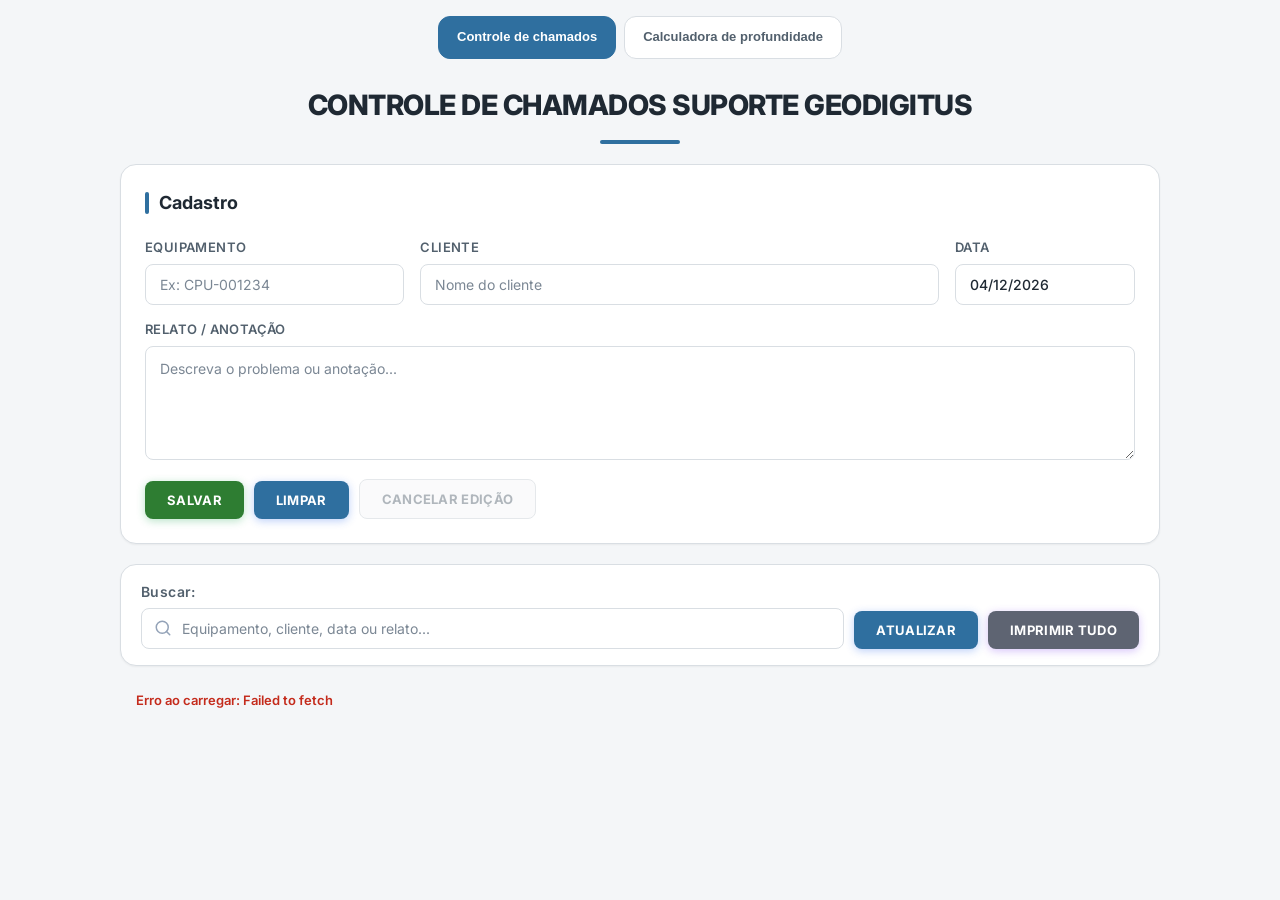
<file: index.html>
<!DOCTYPE html>
<html lang="pt-BR">
<head>
  <meta charset="UTF-8">
  <meta name="viewport" content="width=device-width, initial-scale=1.0">
  <meta name="theme-color" content="#0f172a">
  <title>Controle de Chamados Suporte Geodigitus</title>
  <link rel="icon" type="image/svg+xml" href="favicon.svg">
  <link rel="stylesheet" href="style.css">
  <link rel="preconnect" href="https://fonts.googleapis.com">
  <link rel="preconnect" href="https://fonts.gstatic.com" crossorigin>
  <link href="https://fonts.googleapis.com/css2?family=Inter:wght@300;400;500;600;700;800&display=swap" rel="stylesheet">
</head>
<body>
    <nav class="main-nav" aria-label="Navegação principal">
      <a class="active" href="index.html">Controle de chamados</a>
      <a href="calculadora.html">Calculadora de profundidade</a>
    </nav>

  <main class="container">
    <h1>CONTROLE DE CHAMADOS SUPORTE GEODIGITUS</h1>

    <section class="card cadastro">
      <h2>Cadastro</h2>

      <div class="form-grid">
        <label>Equipamento
          <input id="cpu" type="text" placeholder="Ex: CPU-001234">
        </label>

        <label>Cliente
          <input id="cliente" type="text" placeholder="Nome do cliente">
        </label>

        <label>Data
          <input id="data" type="text" placeholder="DD/MM/AAAA">
        </label>
      </div>

      <label>Relato / Anotação
        <textarea id="problema" rows="4" placeholder="Descreva o problema ou anotação..."></textarea>
      </label>

      <div class="buttons">
        <button id="btnSalvar" class="success" onclick="salvar()">SALVAR</button>
        <button class="primary" onclick="limpar()">LIMPAR</button>
        <button id="btnCancelar" class="cancel" onclick="cancelarEdicao()" disabled>
          CANCELAR EDIÇÃO
        </button>
      </div>
    </section>

    <section class="busca">
      <label>Buscar:
        <input id="busca" type="search"
               placeholder="Equipamento, cliente, data ou relato..."
               oninput="filtrar()">
      </label>

      <button class="primary" onclick="carregarDados()">ATUALIZAR</button>
      <button class="purple" onclick="imprimirTudo()">IMPRIMIR TUDO</button>
    </section>

    <section id="status"></section>
    <section id="blocos" class="blocos"></section>
  </main>

  <script src="app.js"></script>
</body>
</html>
</file>
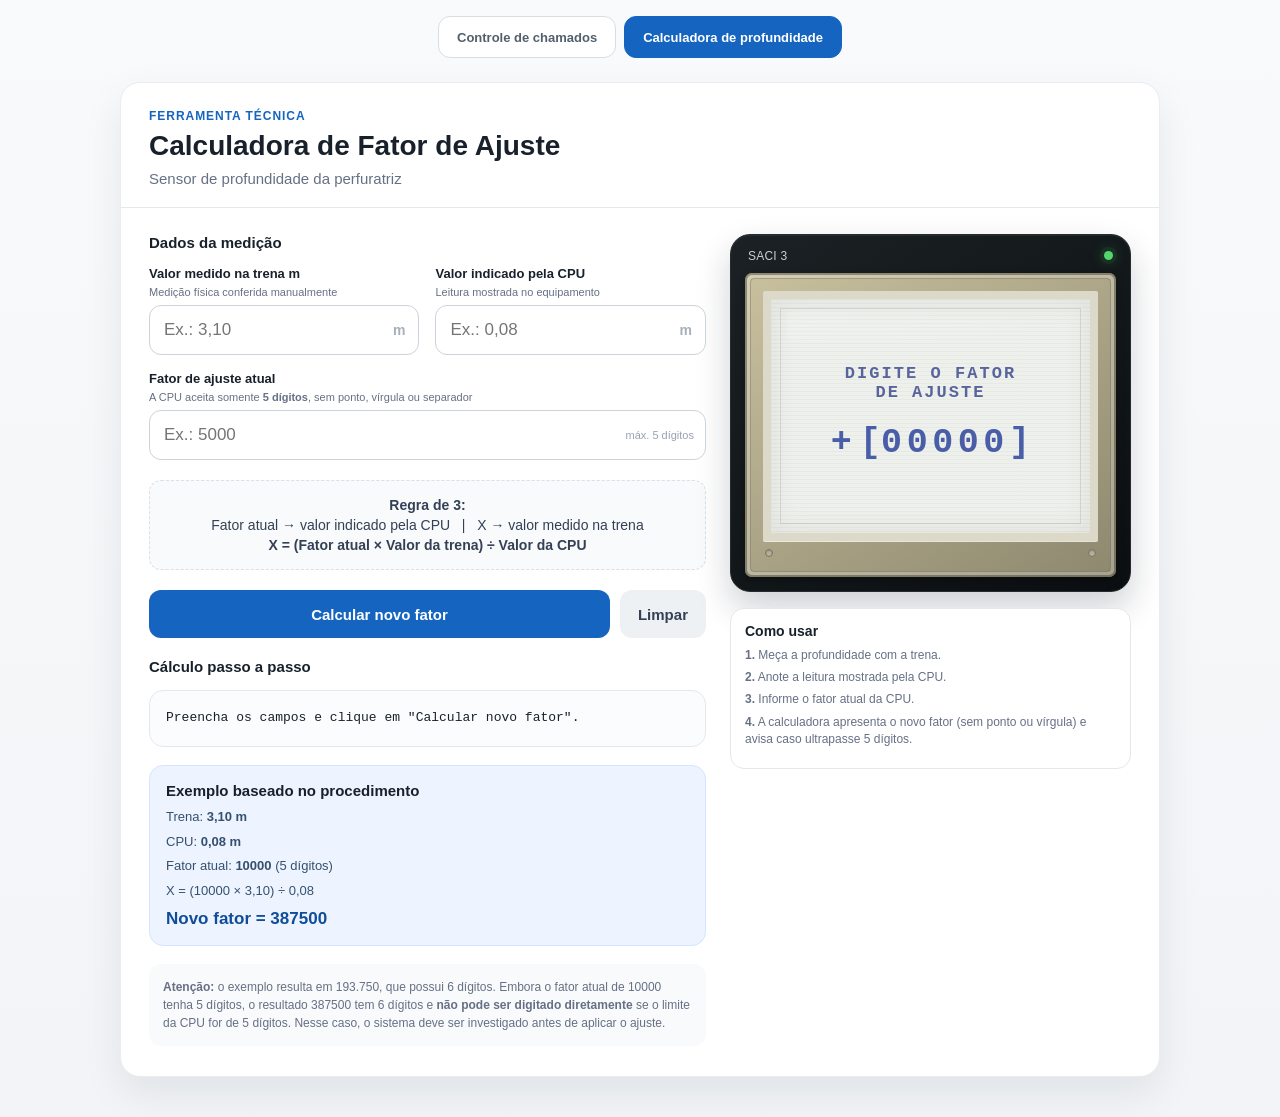
<file: calculadora.html>
<!DOCTYPE html>
<html lang="pt-BR">
<head>
<meta charset="UTF-8">
<meta name="viewport" content="width=device-width, initial-scale=1.0">
<title>Calculadora de Profundidade | Suporte Geodigitus</title>
<style>
:root{
  --bg:#f4f6f8;
  --card:#fff;
  --text:#18212b;
  --muted:#667085;
  --line:#e4e8ed;
  --primary:#1565c0;
  --primary-soft:#edf4ff;
  --success:#11743c;
  --success-soft:#edf8f1;
  --warning:#9a6700;
  --warning-soft:#fff7df;
  --danger:#b42318;
  --danger-soft:#fff0ee;
  --shadow:0 16px 42px rgba(16,24,40,.08);
}
*{box-sizing:border-box}
body{
  margin:0;
  font-family:Roboto,Arial,sans-serif;
  color:var(--text);
  background:linear-gradient(180deg,#f8fafb 0,#f2f4f7 100%);
}
.container{width:min(1040px,calc(100% - 24px));margin:24px auto 40px}
.card{
  background:var(--card);
  border:1px solid #e9edf1;
  border-radius:20px;
  box-shadow:var(--shadow);
  overflow:hidden
}
.header{padding:26px 28px 20px;border-bottom:1px solid var(--line)}
.eyebrow{margin:0 0 6px;color:var(--primary);font-size:12px;font-weight:800;letter-spacing:.08em;text-transform:uppercase}
h1{margin:0;font-size:28px;line-height:1.2}
.subtitle{margin:7px 0 0;color:var(--muted);font-size:15px}
.layout{display:grid;grid-template-columns:1.25fr .9fr;gap:24px;padding:26px 28px 30px}
.section-title{margin:0 0 15px;font-size:15px;font-weight:800}
.fields{display:grid;grid-template-columns:repeat(2,1fr);gap:16px}
.field.factor{grid-column:1/-1}
label{display:block;margin-bottom:7px;font-size:13px;font-weight:800}
.hint{margin:-2px 0 7px;color:var(--muted);font-size:11px}
input{
  width:100%;height:50px;padding:0 14px;border:1px solid #ccd3db;border-radius:12px;
  font-size:17px;outline:none;background:#fff;color:var(--text)
}
.measure-input{position:relative}.measure-input input{padding-right:46px}.unit-watermark{position:absolute;right:14px;top:50%;transform:translateY(-50%);color:#a7afb9;font-size:14px;font-weight:700;pointer-events:none;user-select:none}
input:focus{border-color:var(--primary);box-shadow:0 0 0 4px rgba(21,101,192,.10)}
.factor-line{position:relative}.factor-line .digits{position:absolute;right:12px;top:50%;transform:translateY(-50%);font-size:11px;color:#98a2b3}
.formula{
  margin:20px 0;padding:14px 16px;border:1px dashed #d9e0e7;border-radius:12px;
  background:#f8fafc;text-align:center;color:#344054;font-size:14px;line-height:1.45
}
.actions{display:flex;gap:10px}
button{height:48px;border:0;border-radius:12px;padding:0 18px;font-size:15px;font-weight:800;cursor:pointer}
#calcBtn{flex:1;background:var(--primary);color:#fff}
#clearBtn{background:#eef1f4;color:#344054}
.message{display:none;margin-top:15px;padding:12px 14px;border-radius:12px;font-size:13px;font-weight:700}
.message.error{display:block;color:var(--danger);background:var(--danger-soft)}
.message.warning{display:block;color:var(--warning);background:var(--warning-soft)}
.result{display:none;margin-top:22px;border-radius:16px;overflow:hidden;border:1px solid #cfe7d8;background:linear-gradient(180deg,#fbfffc 0,#edf8f1 100%)}
.result-top{padding:20px 20px 16px;border-bottom:1px solid #d8ebdf}
.result-label{font-size:12px;color:#5d7465;font-weight:800;text-transform:uppercase;letter-spacing:.04em}
.result-value{font-size:36px;font-weight:900;color:var(--success);margin-top:5px}
.metric-row{display:grid;grid-template-columns:repeat(3,1fr)}
.metric{padding:15px 16px;border-right:1px solid #d8ebdf}.metric:last-child{border-right:0}
.metric .k{display:block;font-size:10px;text-transform:uppercase;letter-spacing:.05em;color:#6e8275;font-weight:800;margin-bottom:4px}
.metric .v{font-size:17px;font-weight:800}
.steps{margin-top:20px}
.steps-box{padding:16px;background:#fbfcfd;border:1px solid var(--line);border-radius:14px}
.steps-box code{font-family:"Roboto Mono",Consolas,monospace;white-space:pre-wrap;line-height:1.75;font-size:13px}
.note{margin-top:18px;padding:14px;border-radius:12px;background:#f8fafc;color:#667085;font-size:12px;line-height:1.5}
.example{margin-top:18px;padding:16px;border-radius:14px;background:var(--primary-soft);border:1px solid #d5e4ff}
.example h2{margin:0 0 8px;font-size:15px}.example p{margin:5px 0;font-size:13px;line-height:1.5;color:#35506f}
.example .answer{margin-top:9px;font-size:17px;font-weight:900;color:#0f4c9a}

/* Visor da CPU — foco no display, sem teclado lateral */
.cpu-card{
  border-radius:20px;
  border:1px solid #252b2e;
  background:linear-gradient(145deg,#1b2124 0%,#0b0f11 100%);
  padding:14px;
  box-shadow:0 16px 34px rgba(16,24,40,.20), inset 0 1px 0 rgba(255,255,255,.06);
}
.cpu-title{display:flex;justify-content:space-between;align-items:center;color:#c9d0d5;font-size:12px;margin:0 3px 10px;letter-spacing:.02em}
.led{width:9px;height:9px;border-radius:50%;background:#53d66c;box-shadow:0 0 0 4px rgba(83,214,108,.08),0 0 15px rgba(83,214,108,.42)}
.cpu-frame{
  position:relative;
  padding:18px 18px 20px;
  border-radius:7px;
  background:linear-gradient(145deg,#c8c09e,#8e886f);
  box-shadow:inset 0 0 0 2px rgba(61,56,39,.45), inset 0 0 0 6px rgba(255,255,255,.22), 0 4px 10px rgba(0,0,0,.28);
}
.cpu-frame:before{content:"";position:absolute;inset:5px;border:1px solid rgba(60,56,45,.32);border-radius:4px;pointer-events:none}
.lcd{
  position:relative;
  min-height:250px;
  border:8px solid #ddd9c9;
  border-radius:2px;
  background:#eef0eb;
  padding:30px 24px;
  display:flex;flex-direction:column;justify-content:center;align-items:center;
  font-family:"Courier New",monospace;color:#4c5fa5;text-align:center;
  box-shadow:inset 0 0 26px rgba(77,75,64,.10),0 1px 0 rgba(255,255,255,.75);
  overflow:hidden;
}
.lcd:before{
  content:"";position:absolute;inset:0;pointer-events:none;
  background:repeating-linear-gradient(to bottom,rgba(70,90,130,.045) 0,rgba(70,90,130,.045) 1px,transparent 1px,transparent 4px);
  mix-blend-mode:multiply;
}
.lcd:after{
  content:"";position:absolute;inset:9px;border:1px solid rgba(94,97,91,.17);pointer-events:none
}
.lcd small{position:relative;z-index:1;font-size:17px;letter-spacing:.12em;font-weight:700;color:#59649c}
.lcd-entry{position:relative;z-index:1;display:flex;align-items:center;justify-content:center;gap:8px;margin:22px 0 4px;color:#4a5ea8}
.lcd-plus{font-size:35px;font-weight:700;line-height:1}.lcd-bracket{font-size:35px;font-weight:700;line-height:1;letter-spacing:.01em}.lcd-bracket strong{font-size:35px;line-height:1.1;letter-spacing:.13em;font-weight:800}
.lcd-status{position:relative;z-index:1;margin-top:13px;font-size:11px;letter-spacing:.08em;color:#69739c;font-weight:700}
.lcd-reflections{position:absolute;left:16px;right:16px;top:12px;height:30px;background:linear-gradient(100deg,rgba(255,255,255,.34),rgba(255,255,255,0));opacity:.35;pointer-events:none}
.cpu-screws{display:flex;justify-content:space-between;margin:8px 2px 0;color:#b7b1a0;font-size:10px}
.cpu-screw{width:8px;height:8px;border:1px solid #787464;border-radius:50%;background:#b9b199;box-shadow:inset 0 1px 2px rgba(0,0,0,.22)}
.cpu-caption{margin:11px 2px 0;color:#aeb7be;font-size:11px;line-height:1.45}
.legend{margin-top:16px;padding:14px;border:1px solid var(--line);border-radius:14px;background:#fff}
.legend h2{margin:0 0 8px;font-size:14px}.legend p{margin:5px 0;color:var(--muted);font-size:12px;line-height:1.45}
@media(max-width:820px){
  .layout{grid-template-columns:1fr;padding:20px 18px 24px}
  .header{padding:22px 18px 18px}
  .fields{grid-template-columns:1fr}
  .field.factor{grid-column:auto}
}
@media(max-width:560px){
  .container{width:min(100% - 14px,680px);margin:8px auto 24px}
  h1{font-size:23px}.subtitle{font-size:14px}
  .metric-row{grid-template-columns:1fr}
  .metric{border-right:0;border-bottom:1px solid #d8ebdf}.metric:last-child{border-bottom:0}
  .actions{flex-direction:column}
  #calcBtn,#clearBtn{width:100%}
  .lcd{min-height:220px;padding:24px 15px}.lcd small{font-size:14px}.lcd-plus{font-size:31px}.lcd-bracket{font-size:31px}.lcd-bracket strong{font-size:29px}.lcd-status{font-size:9px}
}

/* Menu de navegação entre as ferramentas */
.tool-nav {
  width: min(1040px, calc(100% - 24px));
  margin: 16px auto 0;
  display: flex;
  justify-content: center;
  gap: 8px;
  flex-wrap: wrap;
  font-family: Roboto, Arial, sans-serif;
}
.tool-nav a {
  display: inline-flex;
  align-items: center;
  justify-content: center;
  min-height: 42px;
  padding: 10px 18px;
  border: 1px solid #d9dee3;
  border-radius: 12px;
  background: #fff;
  color: #52606d;
  font-size: 13px;
  font-weight: 800;
  text-decoration: none;
}
.tool-nav a:hover { border-color: #1565c0; color: #1565c0; }
.tool-nav a.active { background: #1565c0; border-color: #1565c0; color: #fff; }

</style>
</head>
<body>
<nav class="tool-nav" aria-label="Navegação principal">
  <a href="index.html">Controle de chamados</a>
  <a class="active" href="calculadora.html">Calculadora de profundidade</a>
</nav>
<div class="container">
  <div class="card">
    <div class="header">
      <p class="eyebrow">Ferramenta técnica</p>
      <h1>Calculadora de Fator de Ajuste</h1>
      <p class="subtitle">Sensor de profundidade da perfuratriz</p>
    </div>

    <div class="layout">
      <main>
        <p class="section-title">Dados da medição</p>

        <div class="fields">
          <div class="field">
            <label for="real">Valor medido na trena <span class="unit-label">m</span></label>
            <div class="hint">Medição física conferida manualmente</div>
            <div class="measure-input"><input id="real" type="number" step="0.001" inputmode="decimal" placeholder="Ex.: 3,10"><span class="unit-watermark">m</span></div>
          </div>

          <div class="field">
            <label for="cpu">Valor indicado pela CPU</label>
            <div class="hint">Leitura mostrada no equipamento</div>
            <div class="measure-input"><input id="cpu" type="number" step="0.001" inputmode="decimal" placeholder="Ex.: 0,08"><span class="unit-watermark">m</span></div>
          </div>

          <div class="field factor">
            <label for="fator">Fator de ajuste atual</label>
            <div class="hint">A CPU aceita somente <strong>5 dígitos</strong>, sem ponto, vírgula ou separador</div>
            <div class="factor-line">
              <input id="fator" type="text" inputmode="numeric" maxlength="5" pattern="[0-9]{1,5}" placeholder="Ex.: 5000" autocomplete="off">
              <span class="digits">máx. 5 dígitos</span>
            </div>
          </div>
        </div>

        <div class="formula">
          <strong>Regra de 3:</strong><br>
          Fator atual → valor indicado pela CPU &nbsp; | &nbsp;
          X → valor medido na trena<br>
          <strong>X = (Fator atual × Valor da trena) ÷ Valor da CPU</strong>
        </div>

        <div class="actions">
          <button id="calcBtn" type="button">Calcular novo fator</button>
          <button id="clearBtn" type="button">Limpar</button>
        </div>

        <div id="message" class="message"></div>

        <div id="result" class="result">
          <div class="result-top">
            <div class="result-label">Novo fator de ajuste</div>
            <div id="resultValue" class="result-value">—</div>
          </div>
          <div class="metric-row">
            <div class="metric"><span class="k">Diferença</span><span id="difference" class="v">—</span></div>
            <div class="metric"><span class="k">Trena</span><span id="realOut" class="v">—</span></div>
            <div class="metric"><span class="k">CPU</span><span id="cpuOut" class="v">—</span></div>
          </div>
        </div>

        <div class="steps">
          <p class="section-title">Cálculo passo a passo</p>
          <div id="stepsBox" class="steps-box">
            <code>Preencha os campos e clique em "Calcular novo fator".</code>
          </div>
        </div>

        <div class="example">
          <h2>Exemplo baseado no procedimento</h2>
          <p>Trena: <strong>3,10 m</strong></p>
          <p>CPU: <strong>0,08 m</strong></p>
          <p>Fator atual: <strong>10000</strong> (5 dígitos)</p>
          <p>X = (10000 × 3,10) ÷ 0,08</p>
          <div class="answer">Novo fator = 387500</div>
        </div>

        <div class="note">
          <strong>Atenção:</strong> o exemplo resulta em 193.750, que possui 6 dígitos.
          Embora o fator atual de 10000 tenha 5 dígitos, o resultado 387500 tem 6 dígitos e <strong>não pode ser digitado diretamente</strong> se o limite da CPU for de 5 dígitos.
          Nesse caso, o sistema deve ser investigado antes de aplicar o ajuste.
        </div>
      </main>

      <aside>
        <div class="cpu-card">
          <div class="cpu-title"><span>SACI 3</span><span class="led"></span></div>
          <div class="cpu-frame">
            <div class="lcd">
              <div class="lcd-reflections"></div>
              <small>DIGITE O FATOR</small>
              <small>DE AJUSTE</small>
              <div class="lcd-entry"><span class="lcd-plus">+</span><span class="lcd-bracket">[<strong id="lcdFactor">5000</strong>]</span></div>
            </div>
            <div class="cpu-screws"><span class="cpu-screw"></span><span class="cpu-screw"></span></div>
          </div>
        </div>

        <div class="legend">
          <h2>Como usar</h2>
          <p><strong>1.</strong> Meça a profundidade com a trena.</p>
          <p><strong>2.</strong> Anote a leitura mostrada pela CPU.</p>
          <p><strong>3.</strong> Informe o fator atual da CPU.</p>
          <p><strong>4.</strong> A calculadora apresenta o novo fator (sem ponto ou vírgula) e avisa caso ultrapasse 5 dígitos.</p>
        </div>
      </aside>
    </div>
  </div>
</div>

<script>
function parseDecimal(value){
  const raw = String(value ?? '').trim();
  if(!raw) return NaN;
  // Aceita "3,10" e "3.10" nos campos de metragem.
  return parseFloat(raw.replace(',', '.'));
}

function parseFactor(value){
  const raw = String(value ?? '').trim().replace(/\D/g,'');
  return raw ? parseInt(raw,10) : NaN;
}

function fmt(value, decimals=2){
  return Number(value).toLocaleString('pt-BR',{
    minimumFractionDigits:decimals,
    maximumFractionDigits:decimals
  });
}

function setMessage(text, type='error'){
  const el=document.getElementById('message');
  el.className='message '+type;
  el.textContent=text;
}

function clearMessage(){
  const el=document.getElementById('message');
  el.className='message';
  el.textContent='';
}

function calcular(){
  clearMessage();
  const real=parseDecimal(document.getElementById('real').value);
  const cpu=parseDecimal(document.getElementById('cpu').value);
  const fator=parseFactor(document.getElementById('fator').value);

  if(!Number.isFinite(real)||!Number.isFinite(cpu)||!Number.isFinite(fator)){
    document.getElementById('result').style.display='none';
    setMessage('Preencha os três campos para realizar o cálculo.');
    return;
  }
  if(real<=0||cpu<=0||fator<=0){
    document.getElementById('result').style.display='none';
    setMessage('Os valores devem ser maiores que zero.');
    return;
  }
  if(fator>99999){
    document.getElementById('result').style.display='none';
    setMessage('O fator atual deve ter no máximo 5 dígitos.');
    return;
  }

  const novo=(fator*real)/cpu;
  const diferenca=real-cpu;

  const novoInteiro=Math.round(novo);document.getElementById('resultValue').textContent=String(novoInteiro);
  document.getElementById('difference').textContent=fmt(diferenca,2)+' m';
  document.getElementById('realOut').textContent=fmt(real,3)+' m';
  document.getElementById('cpuOut').textContent=fmt(cpu,3)+' m';

  const lines=[
    'Fator atual → leitura da CPU',
    fator+' → '+fmt(cpu,3)+' m',
    '',
    'Novo fator → valor medido na trena',
    'X → '+fmt(real,3)+' m',
    '',
    'X = ('+fator+' × '+fmt(real,3)+') ÷ '+fmt(cpu,3),
    'X = '+fmt(fator*real,3)+' ÷ '+fmt(cpu,3),
    'X = '+String(novoInteiro)
  ];
  document.getElementById('stepsBox').innerHTML='<code>'+lines.join('\n')+'</code>';
  document.getElementById('result').style.display='block';

  if(novo>99999){
    setMessage(
      'Atenção: o novo fator calculado é '+fmt(novo,2)+' e ultrapassa o limite de 5 dígitos da CPU.',
      'warning'
    );
  }

  const display=Math.round(novo);
  document.getElementById('lcdFactor').textContent=(display>99999?'99999':String(display));
}

function limpar(){
  document.getElementById('real').value='';
  document.getElementById('cpu').value='';
  document.getElementById('fator').value='';
  document.getElementById('result').style.display='none';
  clearMessage();
  document.getElementById('stepsBox').innerHTML='<code>Preencha os campos e clique em "Calcular novo fator".</code>';
  document.getElementById('lcdFactor').textContent='00000';
}

document.getElementById('calcBtn').addEventListener('click',calcular);
document.getElementById('clearBtn').addEventListener('click',limpar);

document.getElementById('fator').addEventListener('input',e=>{
  e.target.value=e.target.value.replace(/\D/g,'').slice(0,5);
  document.getElementById('lcdFactor').textContent=(e.target.value||'00000');
});

document.querySelectorAll('input').forEach(el=>{
  el.addEventListener('keydown',e=>{
    if(e.key==='Enter') calcular();
  });
});

// A calculadora abre limpa; o exemplo fica apenas como referência visual.
limpar();
</script>
</body>
</html>
</file>
<file: style.css>
/* ===== Design System ===== */
:root {
  --bg-body: #f4f6f8;
  --bg-card: #ffffff;
  --bg-input: #ffffff;
  --bg-hover: #f8f9fa;
  --bg-danger-soft: #fdf0f0;
  --bg-success-soft: #eef8ef;
  --bg-primary-soft: #eaf2f8;
  --bg-purple-soft: #f3f0f7;
  --border-default: #d9dee3;
  --border-focus: #2f6f9f;
  --border-hover: #c7cdd3;
  --text-primary: #1f2933;
  --text-secondary: #52606d;
  --text-muted: #7b8794;
  --text-danger: #c62828;
  --text-success: #2e7d32;
  --text-primary-color: #2f6f9f;
  --text-purple: #5e6472;
  --btn-primary-bg: #2f6f9f;
  --btn-primary-hover: #245a82;
  --btn-success-bg: #2e7d32;
  --btn-success-hover: #256628;
  --btn-danger-bg: #c62828;
  --btn-danger-hover: #a51f1f;
  --btn-purple-bg: #5e6472;
  --btn-purple-hover: #4f5561;
  --btn-cancel-bg: #f4f6f8;
  --btn-cancel-border: #c7cdd3;
  --btn-cancel-text: #52606d;
  --btn-cancel-hover: #d9dee3;
  --shadow-sm: 0 1px 2px 0 rgb(0 0 0 / 0.05);
  --shadow-md: 0 4px 6px -1px rgb(0 0 0 / 0.08), 0 2px 4px -2px rgb(0 0 0 / 0.06);
  --shadow-lg: 0 10px 15px -3px rgb(0 0 0 / 0.08), 0 4px 6px -4px rgb(0 0 0 / 0.06);
  --shadow-xl: 0 20px 25px -5px rgb(0 0 0 / 0.08), 0 8px 10px -6px rgb(0 0 0 / 0.06);
  --shadow-focus: 0 0 0 3px rgba(59, 130, 246, 0.18);
  --radius-sm: 8px;
  --radius-md: 12px;
  --radius-lg: 16px;
  --radius-xl: 24px;
  --transition: 200ms cubic-bezier(0.4, 0, 0.2, 1);
  --font: 'Inter', -apple-system, BlinkMacSystemFont, 'Segoe UI', sans-serif;
}
* { box-sizing: border-box; margin: 0; padding: 0; }
html { scroll-behavior: smooth; }
body {
  margin: 0; background: var(--bg-body); color: var(--text-primary);
  font-family: var(--font); -webkit-font-smoothing: antialiased;
  -moz-osx-font-smoothing: grayscale; line-height: 1.6;
}

/* Dimensões alinhadas à página Calculadora de Profundidade */
.container {
  width: min(1040px, calc(100% - 24px));
  max-width: none;
  margin: 24px auto 40px;
  padding: 0;
}
h1 {
  text-align: center; font-size: 28px; font-weight: 800;
  margin: 0 0 20px; color: var(--text-primary);
  letter-spacing: -0.5px; position: relative; padding-bottom: 16px;
}
h1::after {
  content: ''; position: absolute; bottom: 0; left: 50%;
  transform: translateX(-50%); width: 80px; height: 4px;
  background: #2f6f9f; border-radius: 2px;
}
.card {
  background: var(--bg-card); border: 1px solid var(--border-default);
  border-radius: var(--radius-lg); padding: 24px; margin-bottom: 20px;
  box-shadow: var(--shadow-sm); transition: box-shadow var(--transition);
}
.card:hover { box-shadow: var(--shadow-md); }
.cadastro h2 {
  margin-top: 0; margin-bottom: 20px; font-size: 18px; font-weight: 700;
  color: var(--text-primary); display: flex; align-items: center; gap: 10px;
}
.cadastro h2::before {
  content: ''; width: 4px; height: 22px; background: #2f6f9f; border-radius: 2px;
}
.form-grid { display: grid; grid-template-columns: 1fr 2fr 180px; gap: 16px; }
label {
  display: block; font-weight: 600; font-size: 13px; color: var(--text-secondary);
  margin-bottom: 14px; text-transform: uppercase; letter-spacing: 0.4px;
}
input, textarea {
  width: 100%; margin-top: 6px; padding: 11px 14px;
  border: 1.5px solid var(--border-default); border-radius: var(--radius-sm);
  background: var(--bg-input); color: var(--text-primary); font-family: var(--font);
  font-size: 14px; font-weight: 500; transition: all var(--transition); outline: none;
}
input::placeholder, textarea::placeholder { color: var(--text-muted); font-weight: 400; }
input:hover, textarea:hover { border-color: var(--border-hover); }
input:focus, textarea:focus { border-color: var(--border-focus); box-shadow: var(--shadow-focus); }
textarea { resize: vertical; min-height: 90px; line-height: 1.6; }
.buttons, .busca { display: flex; align-items: flex-end; gap: 10px; flex-wrap: wrap; }
button {
  border: 0; border-radius: var(--radius-sm); padding: 11px 22px;
  font-family: var(--font); font-size: 13px; font-weight: 700; letter-spacing: 0.3px;
  text-transform: uppercase; cursor: pointer; transition: all var(--transition);
  position: relative; overflow: hidden;
}
button::after { content: ''; position: absolute; inset: 0; background: rgba(255,255,255,0); transition: background var(--transition); }
button:hover::after { background: rgba(255,255,255,0.08); }
button:active { transform: translateY(1px); }
button:disabled { opacity: 0.45; cursor: not-allowed; transform: none !important; }
button:disabled::after { display: none; }
.primary { background: var(--btn-primary-bg); color: #fff; box-shadow: 0 2px 8px rgba(37, 99, 235, 0.3); }
.primary:hover:not(:disabled) { background: var(--btn-primary-hover); box-shadow: 0 4px 14px rgba(37, 99, 235, 0.4); transform: translateY(-1px); }
.success { background: var(--btn-success-bg); color: #fff; box-shadow: 0 2px 8px rgba(22, 163, 74, 0.3); }
.success:hover:not(:disabled) { background: var(--btn-success-hover); box-shadow: 0 4px 14px rgba(22, 163, 74, 0.4); transform: translateY(-1px); }
.danger { background: var(--btn-danger-bg); color: #fff; box-shadow: 0 2px 8px rgba(220, 38, 38, 0.3); }
.danger:hover:not(:disabled) { background: var(--btn-danger-hover); box-shadow: 0 4px 14px rgba(220, 38, 38, 0.4); transform: translateY(-1px); }
.purple { background: var(--btn-purple-bg); color: #fff; box-shadow: 0 2px 8px rgba(124, 58, 237, 0.3); }
.purple:hover:not(:disabled) { background: var(--btn-purple-hover); box-shadow: 0 4px 14px rgba(124, 58, 237, 0.4); transform: translateY(-1px); }
.cancel { background: var(--btn-cancel-bg); color: var(--btn-cancel-text); border: 1.5px solid var(--btn-cancel-border); box-shadow: none; }
.cancel:hover:not(:disabled) { background: var(--btn-cancel-hover); border-color: var(--border-hover); transform: translateY(-1px); }
.cancel::after { display: none; }
.busca {
  margin-bottom: 16px; background: var(--bg-card); border: 1px solid var(--border-default);
  border-radius: var(--radius-lg); padding: 16px 20px; box-shadow: var(--shadow-sm);
}
.busca label { flex: 1; min-width: 260px; margin: 0; text-transform: none; font-size: 14px; font-weight: 600; color: var(--text-secondary); }
.busca input[type="search"] {
  margin-top: 4px; padding-left: 40px;
  background-image: url("data:image/svg+xml,%3Csvg xmlns='http://www.w3.org/2000/svg' width='18' height='18' viewBox='0 0 24 24' fill='none' stroke='%2394a3b8' stroke-width='2' stroke-linecap='round' stroke-linejoin='round'%3E%3Ccircle cx='11' cy='11' r='8'/%3E%3Cline x1='21' y1='21' x2='16.65' y2='16.65'/%3E%3C/svg%3E");
  background-repeat: no-repeat; background-position: 12px center;
}
#status {
  min-height: 24px; margin-bottom: 12px; font-weight: 600; font-size: 13px;
  padding: 8px 16px; border-radius: var(--radius-sm); display: flex;
  align-items: center; gap: 8px; transition: all var(--transition);
}
.blocos { display: grid; grid-template-columns: repeat(3, 1fr); gap: 16px; }
.bloco {
  background: var(--bg-card); border: 1px solid var(--border-default);
  border-radius: var(--radius-lg); padding: 20px; min-height: 240px;
  box-shadow: var(--shadow-sm); transition: all var(--transition); position: relative;
  overflow: hidden; display: flex; flex-direction: column;
}
.bloco::before { content: ''; position: absolute; top: 0; left: 0; right: 0; height: 3px; background: #2f6f9f; opacity: 0; transition: opacity var(--transition); }
.bloco:hover { box-shadow: var(--shadow-lg); transform: translateY(-3px); border-color: var(--border-hover); }
.bloco:hover::before { opacity: 1; }
.bloco .id {
  text-align: right; color: var(--text-muted); font-size: 11px; font-weight: 700;
  background: var(--bg-hover); padding: 3px 10px; border-radius: var(--radius-xl);
  display: inline-block; align-self: flex-end; margin-bottom: 8px; letter-spacing: 0.3px;
}
.bloco .cpu-titulo { color: var(--text-primary-color); font-size: 22px; font-weight: 800; margin: 0 0 6px; letter-spacing: -0.3px; }
.bloco strong { font-size: 14px; font-weight: 600; color: var(--text-primary); display: flex; align-items: center; gap: 6px; margin-bottom: 4px; }
.bloco strong::before { content: ''; width: 6px; height: 6px; background: var(--text-primary-color); border-radius: 50%; flex-shrink: 0; }
.bloco > div:nth-child(4) { font-size: 13px; color: var(--text-muted); margin-bottom: 12px; font-weight: 500; }
.bloco .problema {
  color: var(--text-secondary); white-space: pre-wrap; margin: 0 0 16px; min-height: 60px;
  background: var(--bg-hover); border-radius: var(--radius-sm); padding: 12px 14px;
  font-size: 13px; line-height: 1.6; border-left: 3px solid var(--text-primary-color); flex: 1;
}
.bloco .problema strong { font-size: 12px; text-transform: uppercase; letter-spacing: 0.3px; color: var(--text-muted); margin-bottom: 6px; }
.bloco .problema strong::before { display: none; }
.acoes { display: flex; gap: 8px; margin-top: auto; }
.acoes button { flex: 1; padding: 8px 10px; font-size: 11px; border-radius: var(--radius-sm); }
.acoes .primary { background: var(--bg-primary-soft); color: var(--text-primary-color); box-shadow: none; }
.acoes .primary:hover:not(:disabled) { background: var(--btn-primary-bg); color: #fff; box-shadow: 0 2px 8px rgba(37, 99, 235, 0.3); }
.acoes .purple { background: var(--bg-purple-soft); color: var(--text-purple); box-shadow: none; }
.acoes .purple:hover:not(:disabled) { background: var(--btn-purple-bg); color: #fff; box-shadow: 0 2px 8px rgba(124, 58, 237, 0.3); }
.acoes .danger { background: var(--bg-danger-soft); color: var(--text-danger); box-shadow: none; }
.acoes .danger:hover:not(:disabled) { background: var(--btn-danger-bg); color: #fff; box-shadow: 0 2px 8px rgba(220, 38, 38, 0.3); }
.vazio { grid-column: 1 / -1; text-align: center; color: var(--text-muted); padding: 60px 20px; font-size: 15px; font-weight: 500; }
.vazio::before { content: '🔍'; display: block; font-size: 40px; margin-bottom: 12px; opacity: 0.4; }
::-webkit-scrollbar { width: 8px; }
::-webkit-scrollbar-track { background: transparent; }
::-webkit-scrollbar-thumb { background: #b8c0c8; border-radius: 4px; }
::-webkit-scrollbar-thumb:hover { background: #7b8794; }

/* Menu no mesmo alinhamento e largura da calculadora */
.main-nav {
  width: min(1040px, calc(100% - 24px));
  margin: 16px auto 0;
  display: flex; justify-content: center; flex-wrap: wrap; gap: 8px;
  font-family: Roboto, Arial, sans-serif;
}
.main-nav a {
  display: inline-flex; align-items: center; justify-content: center; min-height: 42px;
  padding: 10px 18px; border: 1px solid var(--border-default); border-radius: 12px;
  background: var(--bg-card); color: var(--text-secondary); font-size: 13px;
  font-weight: 800; text-decoration: none; transition: all var(--transition);
}
.main-nav a:hover { border-color: var(--border-focus); color: var(--text-primary-color); }
.main-nav a.active { border-color: var(--btn-primary-bg); background: var(--btn-primary-bg); color: #fff; }

@media (max-width: 1024px) {
  .blocos { grid-template-columns: repeat(2, 1fr); }
  .form-grid { grid-template-columns: 1fr 1fr; }
  .form-grid > label:last-child { grid-column: span 2; }
}
@media (max-width: 768px) {
  .container { margin: 18px auto 28px; }
  h1 { font-size: 22px; margin-bottom: 20px; }
  .card { padding: 18px; }
  .blocos { grid-template-columns: 1fr; }
  .form-grid { grid-template-columns: 1fr; }
  .form-grid > label:last-child { grid-column: span 1; }
  .busca { flex-direction: column; align-items: stretch; }
  .busca label { min-width: auto; }
  .buttons { flex-direction: column; }
  .buttons button { width: 100%; }
}
@media (max-width: 480px) {
  h1 { font-size: 18px; }
  .card { padding: 14px; }
  .acoes { flex-wrap: wrap; }
  .acoes button { flex: 1 1 calc(50% - 4px); }
}
@media print {
  .cadastro, .busca, #status, .acoes { display: none !important; }
  body { background: #fff; }
  .container { max-width: none; width: auto; padding: 10px; margin: 0; }
  .blocos { grid-template-columns: 1fr; gap: 12px; }
  .bloco { box-shadow: none; border: 1px solid #ddd; break-inside: avoid; }
  .bloco::before { display: none; }
}
</file>
